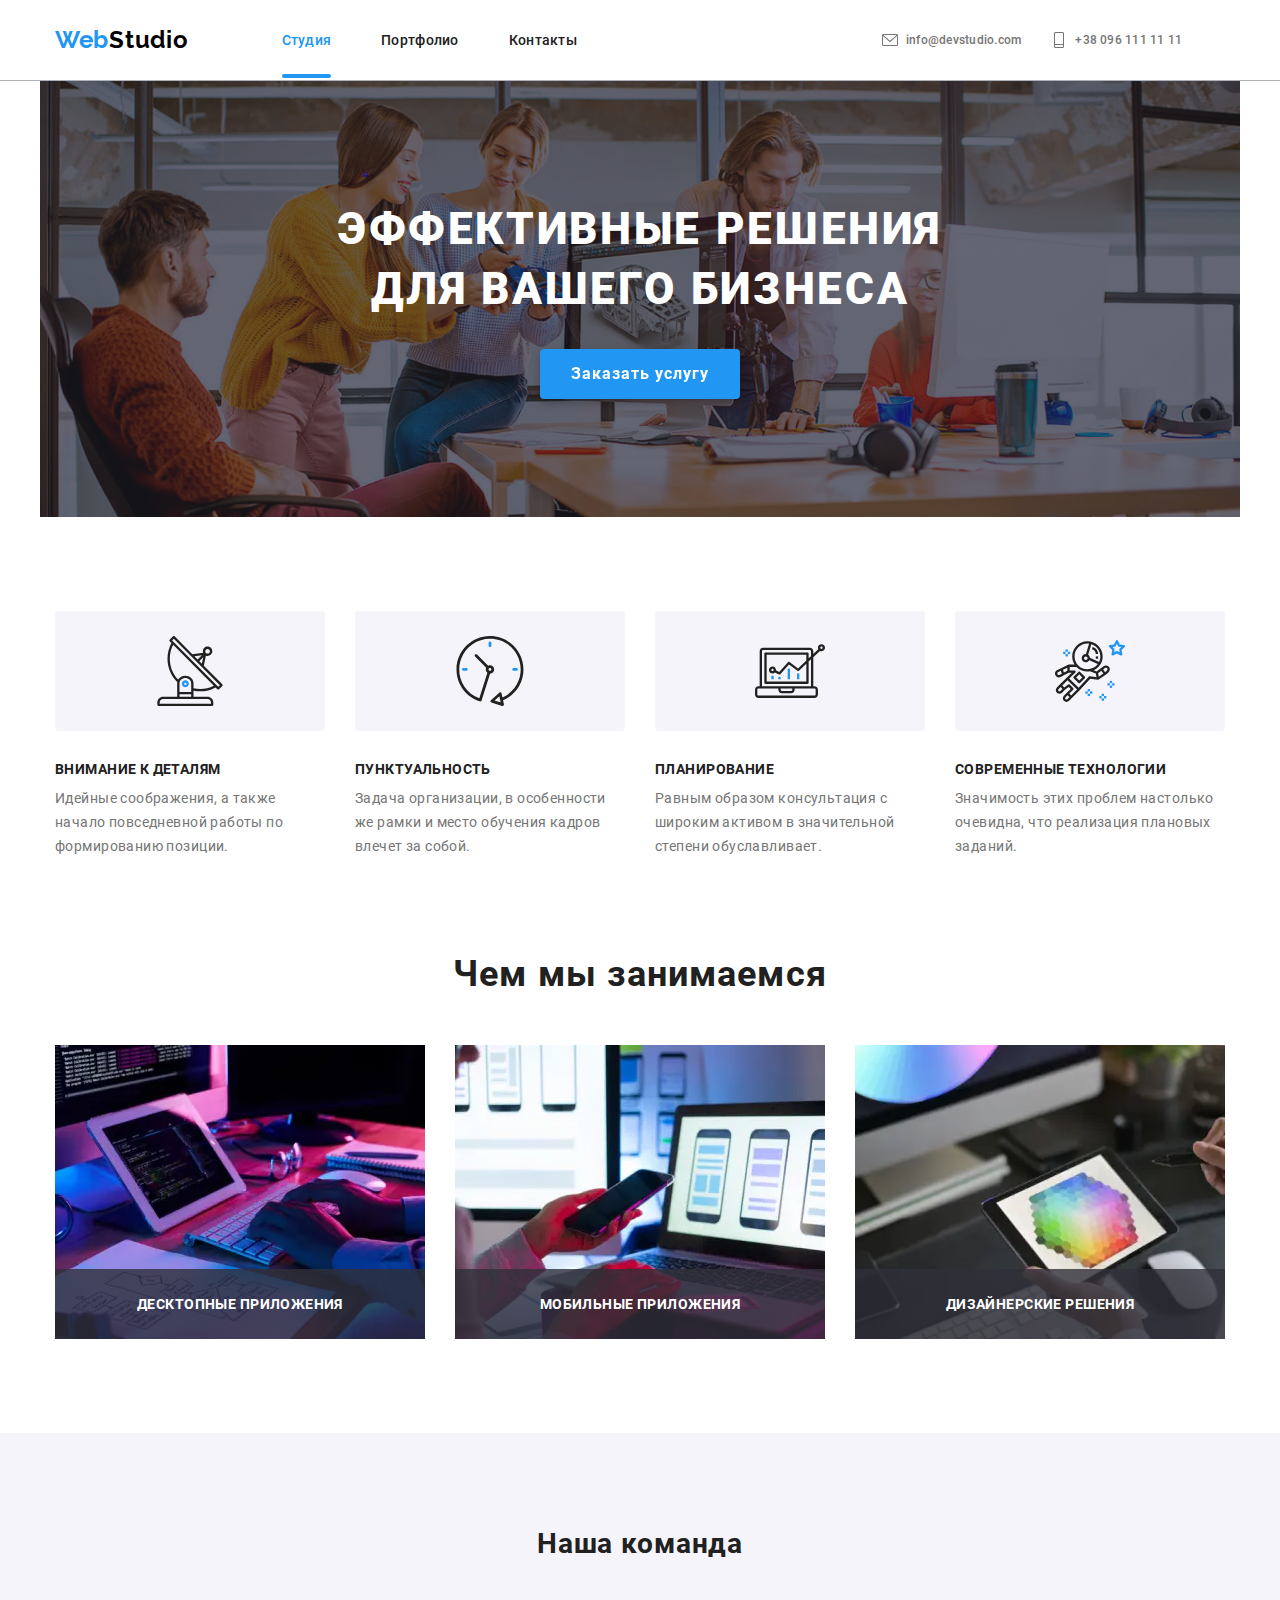
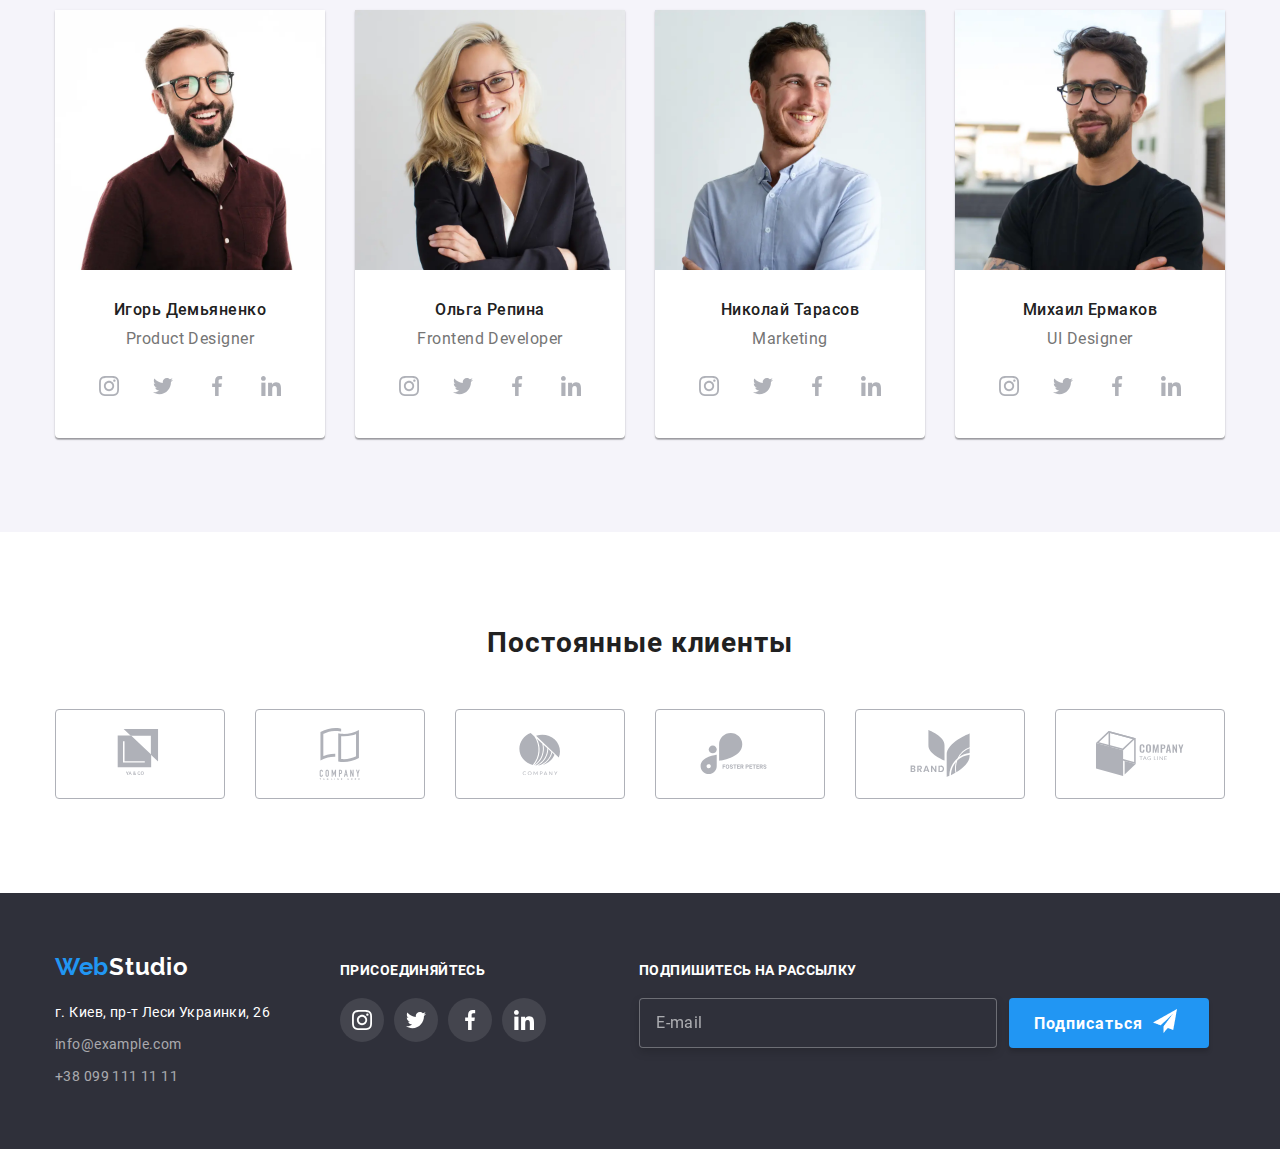
<file: index.html>
<!DOCTYPE html>
<html lang="ru">
<head>
    <meta charset="UTF-8">
    <meta name="description" content="Изучение основ HTML5 для новичков" />
    <meta name="viewport" content="width=device-width, initial-scale=1.0" />
    <link rel="stylesheet" href="https://cdnjs.cloudflare.com/ajax/libs/modern-normalize/1.0.0/modern-normalize.min.css">
    <link rel="stylesheet" href="./css/fonts.css">
    <link rel="stylesheet" href="https://cdnjs.cloudflare.com/ajax/libs/animate.css/4.1.1/animate.min.css" />
    <link rel="stylesheet" href="./css/main.min.css">
    <title>WebStudio</title>
    </head>
<body>
    <header class="header">
        <div class="container">
            <nav class="nav">
                <a href="./index.html" lang="en" class="logo"><span class="span-logo">Web</span>Studio</a>
                <button
                    type="button"
                    class="burger-btn"
                    data-menu-button
                    aria-expanded="true">
                        <svg class="burger" width="40" height="40" aria-label="Переключатель мобильного меню">
                            <use class="icon-menu" href="./images/sprite.svg#menu"></use>
                            <use class="icon-cross" href="./images/sprite.svg#cross"></use>
                        </svg>
                </button>
                <div class="menu-container" data-menu>
                    <ul class="nav-list">
                        <li class="nav-list-item">
                            <a href="index.html" class="link-nav current">Студия</a>
                        </li>
                        <li class="nav-list-item">
                            <a href="portfolio.html" class="link-nav">Портфолио</a>
                        </li>
                        <li class="nav-list-item">
                            <a href="#contacts" class="link-nav">Контакты</a>
                        </li>
                    </ul>
                    <address class="address">
                        <ul class="list-address">
                            <li class="list-address-item">
                                            <a href="mailto:info@devstudio.com" class="address-link mail">
                                                <svg class="icon-add" width="16" height="20">
                                                    <use href="./images/sprite.svg#icon-envelope"></use>
                                                </svg>
                                                info@devstudio.com
                                            </a>
                                        </li>
                                        <li class="list-address-item">
                                            <a href="tel:+380961111111" class="address-link">
                                                <svg class="icon-add" width="16" height="20">
                                                    <use href="./images/sprite.svg#icon-vector"></use>
                                                </svg>
                                                +38 096 111 11 11
                                            </a>
                                        </li>
                                    </ul>
                    </address>
                </div>
            </nav>
        </div>
    </header>
    <main>
        <!--HERO-->
        <section class="hero">
        <div class="hero-box container">
            <h1 class="hero-title">Эффективные решения<br>для вашего бизнеса</h1>
            <button type="button" class="hero-btn" data-modal-open>Заказать услугу</button>
        </div>
        </section>
        <!--PRIORITY-->
        <section class="priority">
            <div class="container">
            <h2 class="visually-hidden">Приоритеты</h2>
            <ul class="priority-list">
                <li class="priority-list-item">
                    <div class="icon-prior">
                    <svg class="prior-item" width="70" height="70">
                        <use href="./images/sprite.svg#icon-antenna-1"></use>
                    </svg>
                    </div>
                    <h3 class="priority-title">Внимание к деталям</h3>
                    <p class="priority-discription">Идейные соображения, а также начало повседневной работы по формированию позиции.</p>
                </li>
                <li class="priority-list-item">
                    <div class="icon-prior">
                        <svg class="prior-item" width="70" height="70">
                            <use href="./images/sprite.svg#icon-clock-1"></use>
                        </svg>
                    </div>
                    <h3 class="priority-title">Пунктуальность</h3>
                    <p class="priority-discription">Задача организации, в особенности же рамки и место обучения кадров влечет за собой.</p>
                </li>
                <li class="priority-list-item">
                    <div class="icon-prior">
                        <svg class="prior-item" width="70" height="70">
                            <use href="./images/sprite.svg#icon-diagram-1"></use>
                        </svg>
                    </div>
                    <h3 class="priority-title">Планирование</h3>
                    <p class="priority-discription">Равным образом консультация с широким активом в значительной степени обуславливает.</p>
                </li>
                <li class="priority-list-item">
                    <div class="icon-prior">
                        <svg class="prior-item" width="70" height="70">
                            <use href="./images/sprite.svg#icon-astronaut-1"></use>
                        </svg>
                    </div>
                    <h3 class="priority-title">Современные технологии</h3>
                    <p class="priority-discription">Значимость этих проблем настолько очевидна, что реализация плановых заданий.</p>
                </li>
            </ul>
            </div>
        </section>
        <!--OUR WORK-->
        <section class="work">
            <h2 class="work-title container">Чем мы занимаемся</h2>
            <div class="container">
            <ul class="work-list">
                <li class="work-list-item">
                    <div class="work-thumb">
                        <picture>
                            <source media="(min-width: 1200px)" type="image/webp"
                            srcset="./images/work/work1.webp 1x, ./images/work/work1@2x.webp 2x">
                            <source media="(min-width: 1200px)" srcset="./images/work/work1.jpg 1x, ./images/work/work1@2x.jpg 2x">
                            <img class="work-img" src="./images/work/work1.jpg" alt="Печатает код" width="370" height="294">
                        </picture>
                        <p class="work-img-title">Десктопные приложения</p>
                    </div>
                </li>
                <li class="work-list-item">
                    <div class="work-thumb">
                        <picture>
                            <source media="(min-width: 1200px)" type="image/webp"
                                srcset="./images/work/work2.webp 1x, ./images/work/work2@2x.webp 2x">
                            <source media="(min-width: 1200px)" srcset="./images/work/work2.jpg 1x, ./images/work/work2@2x.jpg 2x">
                            <img class="work-img" src="./images/work/work2.jpg" alt="Печатает код" width="370" height="294">
                        </picture>
                        <p class="work-img-title">Мобильные приложения</p>
                    </div>
                </li>
                <li class="work-list-item">
                    <div class="work-thumb">
                        <picture>
                            <source media="(min-width: 1200px)" type="image/webp"
                                srcset="./images/work/work3.webp 1x, ./images/work/work3@2x.webp 2x">
                            <source media="(min-width: 1200px)" srcset="./images/work/work3.jpg 1x, ./images/work/work3@2x.jpg 2x">
                            <img class="work-img" src="./images/work/work3.jpg" alt="Печатает код" width="370" height="294">
                        </picture>
                        <p class="work-img-title">Дизайнерские решения</p>
                    </div>
                </li>
            </ul>
            </div>
        </section>
        <!--TEAM-->
        <section class="team">
            <div class="team-container container">
            <h2 class="team-title">Наша команда</h2>
            <ul class="team-list">
                <li class="team-list-item">
                    <picture>
                        <source media="(min-width: 1200px)" type="image/webp"
                            srcset="./images/team/team1.webp 1x, ./images/team/team1@2x.webp 2x">
                        <source media="(min-width: 1200px)" srcset="./images/team/team1.jpg 1x, ./images/team/team1@2x.jpg 2x">
                        <source media="(min-width: 768px)" type="image/webp"
                            srcset="./images/team/team-tablet1.webp 1x, ./images/team/team-tablet1@2x.webp 2x">
                        <source media="(min-width: 768px)" srcset="./images/team/team-tablet1.jpg 1x, ./images/team/team-tablet1@2x.jpg 2x">
                        <source media="(min-width: 320px)" type="image/webp"
                            srcset="./images/team/team-mobile1.webp 1x, ./images/team/team-mobile1@2x.webp 2x">
                        <source media="(min-width: 320px)" srcset="./images/team/team-mobile1.jpg 1x, ./images/team/team-mobile1@2x.jpg 2x">
                        <img src="./images/team/team-mobile1.jpg" alt="Специалист команды">
                    </picture>
                    <div class="team-contant">
                        <h3 class="team-list-title">Игорь Демьяненко</h3>
                        <p lang="en" class="team-discription">Product Designer</p>
                        <ul class="social-links">
                            <li class="social-link-item">
                                <a href="#" class="social-link">
                                    <svg class="social-icon">
                                        <use href="./images/sprite.svg#instagram"></use>
                                    </svg>
                                </a>
                            </li>
                            <li class="social-link-item">
                                <a href="#" class="social-link">
                                    <svg class="social-icon">
                                        <use href="./images/sprite.svg#twitter"></use>
                                    </svg>
                                </a>
                            </li>
                            <li class="social-link-item">
                                <a href="#" class="social-link">
                                    <svg class="social-icon">
                                        <use href="./images/sprite.svg#facebook"></use>
                                    </svg>
                                </a>
                            </li>
                            <li class="social-link-item">
                                <a href="#" class="social-link">
                                    <svg class="social-icon">
                                        <use href="./images/sprite.svg#linkedin"></use>
                                    </svg>
                                </a>
                            </li>
                        </ul>
                    </div>
                </li>

                <li class="team-list-item">
                        <picture>
                            <source media="(min-width: 1200px)" type="image/webp"
                                srcset="./images/team/team2.webp 1x, ./images/team/team2@2x.webp 2x">
                            <source media="(min-width: 1200px)" srcset="./images/team/team2.jpg 1x, ./images/team/team2@2x.jpg 2x">
                            <source media="(min-width: 768px)" type="image/webp"
                                srcset="./images/team/team-tablet2.webp 1x, ./images/team/team-tablet2@2x.webp 2x">
                            <source media="(min-width: 768px)" srcset="./images/team/team-tablet2.jpg 1x, ./images/team/team-tablet2@2x.jpg 2x">
                            <source media="(min-width: 320px)" type="image/webp"
                                srcset="./images/team/team-mobile2.webp 1x, ./images/team/team-mobile2@2x.webp 2x">
                            <source media="(min-width: 320px)" srcset="./images/team/team-mobile2.jpg 1x, ./images/team/team-mobile2@2x.jpg 2x">
                            <img src="./images/team/team-mobile2.jpg" alt="Специалист команды">
                        </picture>
                    <div class="team-contant">
                        <h3 class="team-list-title">Ольга Репина</h3>
                        <p lang="en" class="team-discription">Frontend Developer</p>
                        <ul class="social-links">
                            <li class="social-link-item">
                                <a href="#" class="social-link">
                                    <svg class="social-icon">
                                        <use href="./images/sprite.svg#instagram"></use>
                                    </svg>
                                </a>
                            </li>
                            <li class="social-link-item">
                                <a href="#" class="social-link">
                                    <svg class="social-icon">
                                        <use href="./images/sprite.svg#twitter"></use>
                                    </svg>
                                </a>
                            </li>
                            <li class="social-link-item">
                                <a href="#" class="social-link">
                                    <svg class="social-icon">
                                        <use href="./images/sprite.svg#facebook"></use>
                                    </svg>
                                </a>
                            </li>
                            <li class="social-link-item">
                                <a href="#" class="social-link">
                                    <svg class="social-icon">
                                        <use href="./images/sprite.svg#linkedin"></use>
                                    </svg>
                                </a>
                            </li>
                        </ul>
                    </div>
                </li>

                <li class="team-list-item">
                        <picture>
                            <source media="(min-width: 1200px)" type="image/webp"
                                srcset="./images/team/team3.webp 1x, ./images/team/team3@2x.webp 2x">
                            <source media="(min-width: 1200px)" srcset="./images/team/team3.jpg 1x, ./images/team/team3@2x.jpg 2x">
                            <source media="(min-width: 768px)" type="image/webp"
                                srcset="./images/team/team-tablet3.webp 1x, ./images/team/team-tablet3@2x.webp 2x">
                            <source media="(min-width: 768px)" srcset="./images/team/team-tablet3.jpg 1x, ./images/team/team-tablet3@2x.jpg 2x">
                            <source media="(min-width: 320px)" type="image/webp"
                                srcset="./images/team/team-mobile3.webp 1x, ./images/team/team-mobile3@2x.webp 2x">
                            <source media="(min-width: 320px)" srcset="./images/team/team-mobile3.jpg 1x, ./images/team/team-mobile3@2x.jpg 2x">
                            <img src="./images/team/team-mobile3.jpg" alt="Специалист команды">
                        </picture>
                    <div class="team-contant">
                        <h3 class="team-list-title">Николай Тарасов</h3>
                        <p lang="en" class="team-discription">Marketing</p>
                        <ul class="social-links">
                            <li class="social-link-item">
                                <a href="#" class="social-link">
                                    <svg class="social-icon">
                                        <use href="./images/sprite.svg#instagram"></use>
                                    </svg>
                                </a>
                            </li>
                            <li class="social-link-item">
                                <a href="#" class="social-link">
                                    <svg class="social-icon">
                                        <use href="./images/sprite.svg#twitter"></use>
                                    </svg>
                                </a>
                            </li>
                            <li class="social-link-item">
                                <a href="#" class="social-link">
                                    <svg class="social-icon">
                                        <use href="./images/sprite.svg#facebook"></use>
                                    </svg>
                                </a>
                            </li>
                            <li class="social-link-item">
                                <a href="#" class="social-link">
                                    <svg class="social-icon">
                                        <use href="./images/sprite.svg#linkedin"></use>
                                    </svg>
                                </a>
                            </li>
                        </ul>
                    </div>
                </li>

                <li class="team-list-item">
                        <picture>
                            <source media="(min-width: 1200px)" type="image/webp"
                                srcset="./images/team/team4.webp 1x, ./images/team/team4@2x.webp 2x">
                            <source media="(min-width: 1200px)" srcset="./images/team/team4.jpg 1x, ./images/team/team4@2x.jpg 2x">
                            <source media="(min-width: 768px)" type="image/webp"
                                srcset="./images/team/team-tablet4.webp 1x, ./images/team/team-tablet4@2x.webp 2x">
                            <source media="(min-width: 768px)" srcset="./images/team/team-tablet4.jpg 1x, ./images/team/team-tablet4@2x.jpg 2x">
                            <source media="(min-width: 320px)" type="image/webp"
                                srcset="./images/team/team-mobile4.webp 1x, ./images/team/team-mobile4@2x.webp 2x">
                            <source media="(min-width: 320px)" srcset="./images/team/team-mobile4.jpg 1x, ./images/team/team-mobile4@2x.jpg 2x">
                            <img src="./images/team/team-mobile4.jpg" alt="Специалист команды">
                        </picture>
                    <div class="team-contant">
                        <h3 class="team-list-title">Михаил Ермаков</h3>
                        <p lang="en" class="team-discription">UI Designer</p>
                        <ul class="social-links">
                            <li class="social-link-item">
                                <a href="#" class="social-link">
                                    <svg class="social-icon">
                                        <use href="./images/sprite.svg#instagram"></use>
                                    </svg>
                                </a>
                            </li>
                            <li class="social-link-item">
                                <a href="#" class="social-link">
                                    <svg class="social-icon">
                                        <use href="./images/sprite.svg#twitter"></use>
                                    </svg>
                                </a>
                            </li>
                            <li class="social-link-item">
                                <a href="#" class="social-link">
                                    <svg class="social-icon">
                                        <use href="./images/sprite.svg#facebook"></use>
                                    </svg>
                                </a>
                            </li>
                            <li class="social-link-item">
                                <a href="#" class="social-link">
                                    <svg class="social-icon">
                                        <use href="./images/sprite.svg#linkedin"></use>
                                    </svg>
                                </a>
                            </li>
                        </ul>
                    </div>
                </li>
            </ul>
            </div>
        </section>
        <!--CLIENTS-->
        <section class="clients">
            <h2 class="clients-title container">Постоянные клиенты</h2>
            <div class="container">
                <ul class="clients-list">
                    <li class="clients-list-item">
                        <a href="#" class="clients-link">
                            <svg class="clients-icon" wight="44.27" height="49.23">
                                <use href="./images/sprite.svg#client-logo-1"></use>
                            </svg>
                        </a>
                    </li>
                    <li class="clients-list-item">
                        <a href="#" class="clients-link">
                            <svg class="clients-icon" wight="40" height="52">
                                <use href="./images/sprite.svg#client-logo-2"></use>
                            </svg>
                        </a>
                    </li>
                    <li class="clients-list-item">
                        <a href="#" class="clients-link">
                            <svg class="clients-icon" wight="41" height="42.6">
                                <use href="./images/sprite.svg#client-logo-3"></use>
                            </svg>
                        </a>
                    </li>
                    <li class="clients-list-item">
                        <a href="#" class="clients-link">
                            <svg class="clients-icon" wight="79.66" height="42.02">
                                <use href="./images/sprite.svg#client-logo-4"></use>
                            </svg>
                        </a>
                    </li>
                    <li class="clients-list-item">
                        <a href="#" class="clients-link">
                            <svg class="clients-icon" wight="59" height="47">
                                <use href="./images/sprite.svg#client-logo-5"></use>
                            </svg>
                        </a>
                    </li>
                    <li class="clients-list-item">
                        <a href="#" class="clients-link">
                            <svg class="clients-icon" wight="88.48" height="45.44">
                                <use href="./images/sprite.svg#client-logo-6"></use>
                            </svg>
                        </a>
                    </li>
                </ul>
            </div>
        </section>
    </main>

    <footer id="contacts" class="footer">
        <div class="footer-box container">
            <div class="tablet">
            <div class="address-box">
            <a href="./index.html" lang="en" class="logo logo-dark"><span class="span-logo">Web</span>Studio</a>
            <address class="address">
                <ul class="footer-list">
                    <li class="footer-list-item">
                        <a href="https://goo.gl/maps/wBqnjVuJjJqZoF6Z9" target="_blank" rel="noreferrer noopener" class="footer-addres-link map">г. Киев, пр-т Леси Украинки, 26</a>
                    </li>
                    <li class="footer-list-item">
                        <a href="mailto:info@example.com" class="footer-addres-link">info@example.com</a>
                    </li>
                    <li class="footer-list-item">
                        <a href="tel:+380961111111" class="footer-addres-link">+38 099 111 11 11</a>
                    </li>
                </ul>
            </address>
            </div>
            <div class="social-box">
                <p class="footer-title">присоединяйтесь</p>
                <ul class="social-links">
                    <li class="social-link-item">
                        <a href="#" class="social-link darklink">
                            <svg class="social-icon dark">
                                <use href="./images/sprite.svg#instagram"></use>
                            </svg>
                        </a>
                    </li>
                    <li class="social-link-item">
                        <a href="#" class="social-link darklink">
                            <svg class="social-icon dark">
                                <use href="./images/sprite.svg#twitter"></use>
                            </svg>
                        </a>
                    </li>
                    <li class="social-link-item">
                        <a href="#" class="social-link darklink">
                            <svg class="social-icon dark">
                                <use href="./images/sprite.svg#facebook"></use>
                            </svg>
                        </a>
                    </li>
                    <li class="social-link-item">
                        <a href="#" class="social-link darklink">
                            <svg class="social-icon dark">
                                <use href="./images/sprite.svg#linkedin"></use>
                            </svg>
                        </a>
                    </li>
                </ul>
            </div>
            </div>
            <div class="footer-form">
                <p class="footer-form-title">Подпишитесь на рассылку</p>
                <form action="#" class="footer-modal-form">
                    <input type="email" name="user-mail" placeholder="E-mail" class="footer-modal-text">
                    <button type="submit" class="footer-modal-btn">Подписаться<span class="modal-btn-img"></span></button>
                </form>
            </div>
        </div>
    </footer>




    <div class="backdrop is-hidden" data-modal>
        <div class="modal">
            <button type="button" class="close-btn" data-modal-close>
                <svg class="close">
                    <use href="./images/sprite.svg#close"></use>
                </svg>
            </button>
            <form class="modal-form">
                <p class="modal-title">Оставьте свои данные, мы вам перезвоним</p>
                <div class="form-box">
                    <label for="name" class="modal-field">Имя</label>
                        <input type="text" name="name" id="name" class="modal-text">
                    <svg class="modal-img">
                        <use href="././images/sprite.svg#person"></use>
                    </svg>
                </div>
                <div class="form-box">
                    <label for="phone" class="modal-field">Телефон</label>
                        <input type="tel" name="phone" id="phone" class="modal-text">
                    <svg class="modal-img">
                        <use href="././images/sprite.svg#phone"></use>
                    </svg>
                </div>
                <div class="form-box">
                    <label for="mail" class="modal-field">Почта</label>
                        <input type="email" name="mail" id="mail" class="modal-text">
                    <svg class="modal-img">
                        <use href="././images/sprite.svg#email"></use>
                    </svg>
                </div>
                
                <label for="comment" class="modal-field textarea">
                    Коментарий
                    <textarea name="comment" id="comment" class="modal-text-field" placeholder="Введите текст"></textarea>
                </label>
                <label for="policy" class="modal-policy-text">
                    <input type="checkbox" name="policy" id="policy" value="accept-policy" class="modal-policy">
                    <span class="check-box"></span>
                    Соглашаюсь с рассылкой и принимаю&nbsp;<a href="#" class="policy-link">Условия договора</a>
                </label>
                <button type="submit" class="modal-form-btn">Отправить</button>
            </form>
        </div>
    </div>

    <script src="./js/modal.js"></script>
    <script src="./js/burger.js"></script>
</body>
</html>
</file>
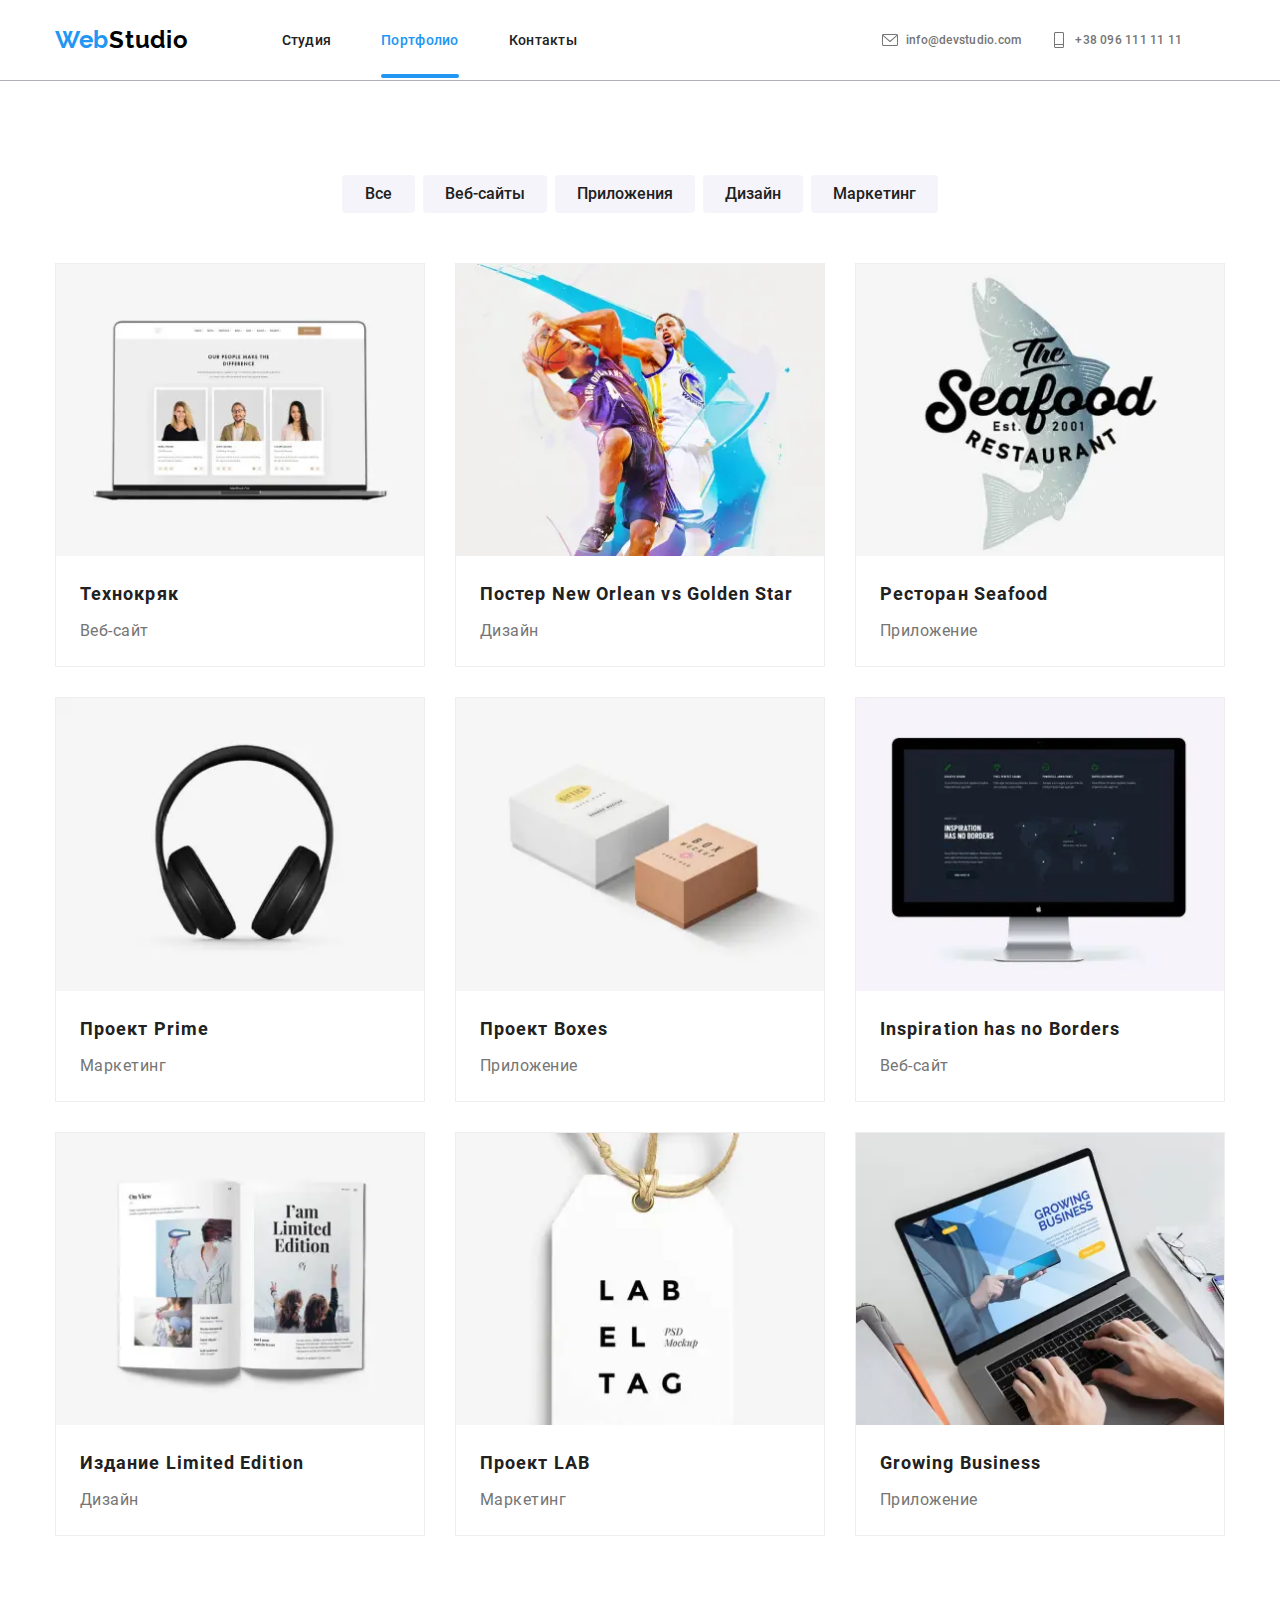
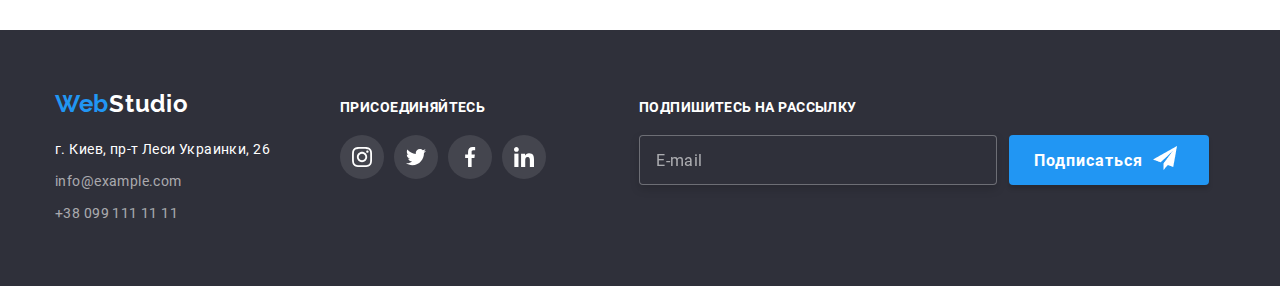
<file: portfolio.html>
<!DOCTYPE html>
<html lang="en">
<head>
    <meta charset="UTF-8">
    <meta name="viewport" content="width=device-width, initial-scale=1.0">
    <link rel="stylesheet" href="https://cdnjs.cloudflare.com/ajax/libs/modern-normalize/1.0.0/modern-normalize.min.css">
    <link rel="stylesheet" href="./css/fonts.css">
    <link rel="stylesheet" href="./css/main.min.css">
    <title>WebStudio</title>
</head>
<body>
    <header class="header">
        <div class="container">
            <nav class="nav">
                <a href="./index.html" lang="en" class="logo"><span class="span-logo">Web</span>Studio</a>
                <button
                type="button"
                class="burger-btn"
                data-menu-button
                aria-expanded="true">
                    <svg class="burger" width="40" height="40" aria-label="Переключатель мобильного меню">
                        <use class="icon-menu" href="./images/sprite.svg#menu"></use>
                        <use class="icon-cross" href="./images/sprite.svg#cross"></use>
                    </svg>
                </button>
                <div class="menu-container" data-menu>
                    <ul class="nav-list">
                        <li class="nav-list-item">
                            <a href="index.html" class="link-nav">Студия</a>
                        </li>
                        <li class="nav-list-item">
                            <a href="portfolio.html" class="link-nav current">Портфолио</a>
                        </li>
                        <li class="nav-list-item">
                            <a href="#contacts" class="link-nav">Контакты</a>
                        </li>
                    </ul>
                    <address class="address">
                        <ul class="list-address">
                            <li class="list-address-item">
                                <a href="mailto:info@devstudio.com" class="address-link">
                                    <svg class="icon-add" width="16" height="20">
                                        <use href="./images/sprite.svg#icon-envelope"></use>
                                    </svg>
                                    info@devstudio.com
                                </a>
                            </li>
                            <li class="list-address-item">
                                <a href="tel:+380961111111" class="address-link">
                                    <svg class="icon-add" width="16" height="20">
                                        <use href="./images/sprite.svg#icon-vector"></use>
                                    </svg>
                                    +38 096 111 11 11
                                </a>
                            </li>
                        </ul>
                    </address>
                </div>
            </nav>
        </div>
    </header>
    <main>
        <!--PORTFOLIO HERO-->
        <h1 class="visually-hidden">Заголовок</h1>
        <section class="portfolio">
            <div class="container">
            <ul class="portfolio-hero-list">
                <li class="portfolio-hero-list-item">
                    <button class="portfolio-btn" type="button">Все</button>
                </li>
                <li class="portfolio-hero-list-item">
                    <button class="portfolio-btn" type="button">Веб-сайты</button>
                </li>
                <li class="portfolio-hero-list-item">
                    <button class="portfolio-btn" type="button">Приложения</button>
                </li>
                <li class="portfolio-hero-list-item">
                    <button class="portfolio-btn" type="button">Дизайн</button>
                </li>
                <li class="portfolio-hero-list-item">
                    <button class="portfolio-btn" type="button">Маркетинг</button>
                </li>
            </ul>
            
            <!--PORTFOLIO-->

        <h2 class="visually-hidden">Портфолио</h2>
            <ul class="portfolio-list">
                <li class="portfolio-list-item">
                    <a href="#" class="port-list-link">
                            <div class="port-thumb">
                                <picture>
                                    <source media="(min-width: 1200px)" type="image/webp"
                                    srcset="./images/portfolio/portfolio-1.webp 1x, ./images/portfolio/portfolio-1@2x.webp 2x">
                                    <source media="(min-width: 1200px)" srcset="./images/portfolio/portfolio-1.jpg 1x, ./images/portfolio/portfolio-1@2x.jpg 2x">
                                    <source media="(min-width: 768px)" type="image/webp"
                                        srcset="./images/portfolio/portfolio-tablet-1.webp 1x, ./images/portfolio/portfolio-tablet-1@2x.webp 2x">
                                    <source media="(min-width: 768px)"
                                        srcset="./images/portfolio/portfolio-tablet-1.jpg 1x, ./images/portfolio/portfolio-tablet-1@2x.jpg 2x">
                                    <source media="(min-width: 320px)" type="image/webp"
                                        srcset="./images/portfolio/portfolio-mobile-1.webp 1x, ./images/portfolio/portfolio-mobile-1@2x.webp 2x">
                                    <source media="(min-width: 320px)"
                                        srcset="./images/portfolio/portfolio-mobile-1.jpg 1x, ./images/portfolio/portfolio-mobile-1@2x.jpg 2x">
                                <img class="portfolio-img" src="./images/portfolio/portfolio-mobile-1.jpg" alt="Веб-сайт">
                                </picture>
                                <p class="overlay">Технокряк это современная площадка распространения коронавируса. Компании используют эту платформу для цифрового шпионажа и атак на защищённые сервера конкурентов.</p>
                            </div>
                        <div class="port-content">
                            <h3 class="portfolio-title">Технокряк</h3>
                            <p class="portfolio-discription">Веб-сайт</p>
                        </div>
                    </a>
                </li>

                <li class="portfolio-list-item">
                    <a href="#" class="port-list-link">
                            <div class="port-thumb">
                                <picture>
                                    <source media="(min-width: 1200px)" type="image/webp"
                                        srcset="./images/portfolio/portfolio-2.webp 1x, ./images/portfolio/portfolio-2@2x.webp 2x">
                                    <source media="(min-width: 1200px)"
                                        srcset="./images/portfolio/portfolio-2.jpg 1x, ./images/portfolio/portfolio-2@2x.jpg 2x">
                                    <source media="(min-width: 768px)" type="image/webp"
                                        srcset="./images/portfolio/portfolio-tablet-2.webp 1x, ./images/portfolio/portfolio-tablet-2@2x.webp 2x">
                                    <source media="(min-width: 768px)"
                                        srcset="./images/portfolio/portfolio-tablet-2.jpg 1x, ./images/portfolio/portfolio-tablet-2@2x.jpg 2x">
                                    <source media="(min-width: 320px)" type="image/webp"
                                        srcset="./images/portfolio/portfolio-mobile-2.webp 1x, ./images/portfolio/portfolio-mobile-2@2x.webp 2x">
                                    <source media="(min-width: 320px)"
                                        srcset="./images/portfolio/portfolio-mobile-2.jpg 1x, ./images/portfolio/portfolio-mobile-2@2x.jpg 2x">
                                    <img class="portfolio-img" src="./images/portfolio/portfolio-mobile-2.jpg" alt="Веб-сайт">
                                </picture>
                                <p class="overlay">Технокряк это современная площадка распространения коронавируса. Компании используют эту платформу для цифрового шпионажа и атак на защищённые сервера конкурентов.</p>
                            </div>
                        <div class="port-content">
                            <h3 class="portfolio-title">Постер New Orlean vs Golden Star</h3>
                            <p class="portfolio-discription">Дизайн</p>
                        </div>
                    </a>
                </li>

                <li class="portfolio-list-item">
                    <a href="#" class="port-list-link">
                            <div class="port-thumb">
                                <picture>
                                    <source media="(min-width: 1200px)" type="image/webp"
                                        srcset="./images/portfolio/portfolio-3.webp 1x, ./images/portfolio/portfolio-3@2x.webp 2x">
                                    <source media="(min-width: 1200px)"
                                        srcset="./images/portfolio/portfolio-3.jpg 1x, ./images/portfolio/portfolio-3@2x.jpg 2x">
                                    <source media="(min-width: 768px)" type="image/webp"
                                        srcset="./images/portfolio/portfolio-tablet-3.webp 1x, ./images/portfolio/portfolio-tablet-3@2x.webp 2x">
                                    <source media="(min-width: 768px)"
                                        srcset="./images/portfolio/portfolio-tablet-3.jpg 1x, ./images/portfolio/portfolio-tablet-3@2x.jpg 2x">
                                    <source media="(min-width: 320px)" type="image/webp"
                                        srcset="./images/portfolio/portfolio-mobile-3.webp 1x, ./images/portfolio/portfolio-mobile-3@2x.webp 2x">
                                    <source media="(min-width: 320px)"
                                        srcset="./images/portfolio/portfolio-mobile-3.jpg 1x, ./images/portfolio/portfolio-mobile-3@2x.jpg 2x">
                                    <img class="portfolio-img" src="./images/portfolio/portfolio-mobile-3.jpg" alt="Веб-сайт">
                                </picture>
                                <p class="overlay">Технокряк это современная площадка распространения коронавируса. Компании используют эту платформу
                                    для цифрового шпионажа и атак на защищённые сервера конкурентов.</p>
                            </div>
                        <div class="port-content">
                            <h3 class="portfolio-title">Ресторан Seafood</h3>
                            <p class="portfolio-discription">Приложение</p>
                        </div>
                    </a>
                </li>

                <li class="portfolio-list-item">
                    <a href="#" class="port-list-link">
                            <div class="port-thumb">
                                <picture>
                                    <source media="(min-width: 1200px)" type="image/webp"
                                        srcset="./images/portfolio/portfolio-4.webp 1x, ./images/portfolio/portfolio-4@2x.webp 2x">
                                    <source media="(min-width: 1200px)"
                                        srcset="./images/portfolio/portfolio-4.jpg 1x, ./images/portfolio/portfolio-4@2x.jpg 2x">
                                    <source media="(min-width: 768px)" type="image/webp"
                                        srcset="./images/portfolio/portfolio-tablet-4.webp 1x, ./images/portfolio/portfolio-tablet-4@2x.webp 2x">
                                    <source media="(min-width: 768px)"
                                        srcset="./images/portfolio/portfolio-tablet-4.jpg 1x, ./images/portfolio/portfolio-tablet-4@2x.jpg 2x">
                                    <source media="(min-width: 320px)" type="image/webp"
                                        srcset="./images/portfolio/portfolio-mobile-4.webp 1x, ./images/portfolio/portfolio-mobile-4@2x.webp 2x">
                                    <source media="(min-width: 320px)"
                                        srcset="./images/portfolio/portfolio-mobile-4.jpg 1x, ./images/portfolio/portfolio-mobile-4@2x.jpg 2x">
                                    <img class="portfolio-img" src="./images/portfolio/portfolio-mobile-4.jpg" alt="Веб-сайт">
                                </picture>
                                <p class="overlay">Технокряк это современная площадка распространения коронавируса. Компании используют эту платформу
                                    для цифрового шпионажа и атак на защищённые сервера конкурентов.</p>
                            </div>
                        <div class="port-content">
                            <h3 class="portfolio-title">Проект Prime</h3>
                            <p class="portfolio-discription">Маркетинг</p>
                        </div>
                    </a>
                </li>

                <li class="portfolio-list-item">
                    <a href="#" class="port-list-link">
                            <div class="port-thumb">
                                <picture>
                                    <source media="(min-width: 1200px)" type="image/webp"
                                        srcset="./images/portfolio/portfolio-5.webp 1x, ./images/portfolio/portfolio-5@2x.webp 2x">
                                    <source media="(min-width: 1200px)"
                                        srcset="./images/portfolio/portfolio-5.jpg 1x, ./images/portfolio/portfolio-5@2x.jpg 2x">
                                    <source media="(min-width: 768px)" type="image/webp"
                                        srcset="./images/portfolio/portfolio-tablet-5.webp 1x, ./images/portfolio/portfolio-tablet-5@2x.webp 2x">
                                    <source media="(min-width: 768px)"
                                        srcset="./images/portfolio/portfolio-tablet-5.jpg 1x, ./images/portfolio/portfolio-tablet-5@2x.jpg 2x">
                                    <source media="(min-width: 320px)" type="image/webp"
                                        srcset="./images/portfolio/portfolio-mobile-5.webp 1x, ./images/portfolio/portfolio-mobile-5@2x.webp 2x">
                                    <source media="(min-width: 320px)"
                                        srcset="./images/portfolio/portfolio-mobile-5.jpg 1x, ./images/portfolio/portfolio-mobile-5@2x.jpg 2x">
                                    <img class="portfolio-img" src="./images/portfolio/portfolio-mobile-5.jpg" alt="Веб-сайт">
                                </picture>
                                <p class="overlay">Технокряк это современная площадка распространения коронавируса. Компании используют эту платформу
                                    для цифрового шпионажа и атак на защищённые сервера конкурентов.</p>
                            </div>
                        <div class="port-content">
                            <h3 class="portfolio-title">Проект Boxes</h3>
                            <p class="portfolio-discription">Приложение</p>
                        </div>
                    </a>
                </li>

                <li class="portfolio-list-item">
                    <a href="#" class="port-list-link">
                            <div class="port-thumb">
                                <picture>
                                    <source media="(min-width: 1200px)" type="image/webp"
                                        srcset="./images/portfolio/portfolio-6.webp 1x, ./images/portfolio/portfolio-6@2x.webp 2x">
                                    <source media="(min-width: 1200px)"
                                        srcset="./images/portfolio/portfolio-6.jpg 1x, ./images/portfolio/portfolio-6@2x.jpg 2x">
                                    <source media="(min-width: 768px)" type="image/webp"
                                        srcset="./images/portfolio/portfolio-tablet-6.webp 1x, ./images/portfolio/portfolio-tablet-6@2x.webp 2x">
                                    <source media="(min-width: 768px)"
                                        srcset="./images/portfolio/portfolio-tablet-6.jpg 1x, ./images/portfolio/portfolio-tablet-6@2x.jpg 2x">
                                    <source media="(min-width: 320px)" type="image/webp"
                                        srcset="./images/portfolio/portfolio-mobile-6.webp 1x, ./images/portfolio/portfolio-mobile-6@2x.webp 2x">
                                    <source media="(min-width: 320px)"
                                        srcset="./images/portfolio/portfolio-mobile-6.jpg 1x, ./images/portfolio/portfolio-mobile-6@2x.jpg 2x">
                                    <img class="portfolio-img" src="./images/portfolio/portfolio-mobile-6.jpg" alt="Веб-сайт">
                                </picture>
                                <p class="overlay">Технокряк это современная площадка распространения коронавируса. Компании используют эту платформу
                                    для цифрового шпионажа и атак на защищённые сервера конкурентов.</p>
                            </div>
                        <div class="port-content">
                            <h3 class="portfolio-title">Inspiration has no Borders</h3>
                            <p class="portfolio-discription">Веб-сайт</p>
                        </div>
                    </a>
                </li>

                <li class="portfolio-list-item">
                    <a href="#" class="port-list-link">
                            <div class="port-thumb">
                                <picture>
                                    <source media="(min-width: 1200px)" type="image/webp"
                                        srcset="./images/portfolio/portfolio-7.webp 1x, ./images/portfolio/portfolio-7@2x.webp 2x">
                                    <source media="(min-width: 1200px)"
                                        srcset="./images/portfolio/portfolio-7.jpg 1x, ./images/portfolio/portfolio-7@2x.jpg 2x">
                                    <source media="(min-width: 768px)" type="image/webp"
                                        srcset="./images/portfolio/portfolio-tablet-7.webp 1x, ./images/portfolio/portfolio-tablet-7@2x.webp 2x">
                                    <source media="(min-width: 768px)"
                                        srcset="./images/portfolio/portfolio-tablet-7.jpg 1x, ./images/portfolio/portfolio-tablet-7@2x.jpg 2x">
                                    <source media="(min-width: 320px)" type="image/webp"
                                        srcset="./images/portfolio/portfolio-mobile-7.webp 1x, ./images/portfolio/portfolio-mobile-7@2x.webp 2x">
                                    <source media="(min-width: 320px)"
                                        srcset="./images/portfolio/portfolio-mobile-7.jpg 1x, ./images/portfolio/portfolio-mobile-7@2x.jpg 2x">
                                    <img class="portfolio-img" src="./images/portfolio/portfolio-mobile-7.jpg" alt="Веб-сайт">
                                </picture>
                                <p class="overlay">Технокряк это современная площадка распространения коронавируса. Компании используют эту платформу
                                    для цифрового шпионажа и атак на защищённые сервера конкурентов.</p>
                            </div>
                        <div class="port-content">
                            <h3 class="portfolio-title">Издание Limited Edition</h3>
                            <p class="portfolio-discription">Дизайн</p>
                        </div>
                    </a>
                </li>

                <li class="portfolio-list-item">
                    <a href="#" class="port-list-link">
                            <div class="port-thumb">
                                <picture>
                                    <source media="(min-width: 1200px)" type="image/webp"
                                        srcset="./images/portfolio/portfolio-8.webp 1x, ./images/portfolio/portfolio-8@2x.webp 2x">
                                    <source media="(min-width: 1200px)"
                                        srcset="./images/portfolio/portfolio-8.jpg 1x, ./images/portfolio/portfolio-8@2x.jpg 2x">
                                    <source media="(min-width: 768px)" type="image/webp"
                                        srcset="./images/portfolio/portfolio-tablet-8.webp 1x, ./images/portfolio/portfolio-tablet-8@2x.webp 2x">
                                    <source media="(min-width: 768px)"
                                        srcset="./images/portfolio/portfolio-tablet-8.jpg 1x, ./images/portfolio/portfolio-tablet-8@2x.jpg 2x">
                                    <source media="(min-width: 320px)" type="image/webp"
                                        srcset="./images/portfolio/portfolio-mobile-8.webp 1x, ./images/portfolio/portfolio-mobile-8@2x.webp 2x">
                                    <source media="(min-width: 320px)"
                                        srcset="./images/portfolio/portfolio-mobile-8.jpg 1x, ./images/portfolio/portfolio-mobile-8@2x.jpg 2x">
                                    <img class="portfolio-img" src="./images/portfolio/portfolio-mobile-8.jpg" alt="Веб-сайт">
                                </picture>
                                <p class="overlay">Технокряк это современная площадка распространения коронавируса. Компании используют эту платформу
                                    для цифрового шпионажа и атак на защищённые сервера конкурентов.</p>
                            </div>
                        <div class="port-content">
                            <h3 class="portfolio-title">Проект LAB</h3>
                            <p class="portfolio-discription">Маркетинг</p>
                        </div>
                    </a>
                </li>

                <li class="portfolio-list-item">
                    <a href="#" class="port-list-link">
                            <div class="port-thumb">
                                <picture>
                                <source media="(min-width: 1200px)" type="image/webp"
                                    srcset="./images/portfolio/portfolio-9.webp 1x, ./images/portfolio/portfolio-9@2x.webp 2x">
                                <source media="(min-width: 1200px)"
                                    srcset="./images/portfolio/portfolio-9.jpg 1x, ./images/portfolio/portfolio-9@2x.jpg 2x">
                                <source media="(min-width: 768px)" type="image/webp"
                                    srcset="./images/portfolio/portfolio-tablet-9.webp 1x, ./images/portfolio/portfolio-tablet-9@2x.webp 2x">
                                <source media="(min-width: 768px)"
                                    srcset="./images/portfolio/portfolio-tablet-9.jpg 1x, ./images/portfolio/portfolio-tablet-9@2x.jpg 2x">
                                <source media="(min-width: 320px)" type="image/webp"
                                    srcset="./images/portfolio/portfolio-mobile-9.webp 1x, ./images/portfolio/portfolio-mobile-9@2x.webp 2x">
                                <source media="(min-width: 320px)"
                                    srcset="./images/portfolio/portfolio-mobile-9.jpg 1x, ./images/portfolio/portfolio-mobile-9@2x.jpg 2x">
                                <img class="portfolio-img" src="./images/portfolio/portfolio-mobile-9.jpg" alt="Веб-сайт">
                                </picture>
                                <p class="overlay">Технокряк это современная площадка распространения коронавируса. Компании используют эту платформу
                                    для цифрового шпионажа и атак на защищённые сервера конкурентов.</p>
                            </div>
                        <div class="port-content">
                            <h3 class="portfolio-title">Growing Business</h3>
                            <p class="portfolio-discription">Приложение</p>
                        </div>
                    </a>
                </li>
            </ul>
        </div>
        </section>
    </main>
    <footer id="contacts" class="footer">
        <div class="footer-box container">
            <div class="tablet">
                <div class="address-box">
                    <a href="./index.html" lang="en" class="logo logo-dark"><span class="span-logo">Web</span>Studio</a>
                    <address class="address">
                        <ul class="footer-list">
                            <li class="footer-list-item">
                                <a href="https://goo.gl/maps/wBqnjVuJjJqZoF6Z9" target="_blank" rel="noreferrer noopener"
                                    class="footer-addres-link map">г. Киев, пр-т Леси Украинки, 26</a>
                            </li>
                            <li class="footer-list-item">
                                <a href="mailto:info@example.com" class="footer-addres-link">info@example.com</a>
                            </li>
                            <li class="footer-list-item">
                                <a href="tel:+380961111111" class="footer-addres-link">+38 099 111 11 11</a>
                            </li>
                        </ul>
                    </address>
                </div>
                <div class="social-box">
                    <p class="footer-title">присоединяйтесь</p>
                    <ul class="social-links">
                        <li class="social-link-item">
                            <a href="#" class="social-link darklink">
                                <svg class="social-icon dark">
                                    <use href="./images/sprite.svg#instagram"></use>
                                </svg>
                            </a>
                        </li>
                        <li class="social-link-item">
                            <a href="#" class="social-link darklink">
                                <svg class="social-icon dark">
                                    <use href="./images/sprite.svg#twitter"></use>
                                </svg>
                            </a>
                        </li>
                        <li class="social-link-item">
                            <a href="#" class="social-link darklink">
                                <svg class="social-icon dark">
                                    <use href="./images/sprite.svg#facebook"></use>
                                </svg>
                            </a>
                        </li>
                        <li class="social-link-item">
                            <a href="#" class="social-link darklink">
                                <svg class="social-icon dark">
                                    <use href="./images/sprite.svg#linkedin"></use>
                                </svg>
                            </a>
                        </li>
                    </ul>
                </div>
            </div>
            <div class="footer-form">
                <p class="footer-form-title">Подпишитесь на рассылку</p>
                <form action="#" class="footer-modal-form">
                    <input type="email" name="user-mail" placeholder="E-mail" class="footer-modal-text">
                    <button type="submit" class="footer-modal-btn">Подписаться<span class="modal-btn-img"></span></button>
                </form>
            </div>
        </div>
    </footer>

    <script src="./js/burger.js"></script>
</body>
</html>
</file>
<file: css/fonts.css>
@font-face {
  font-family: 'Roboto';
  src: url('../fonts/Roboto-Bold.woff2') format('woff2'),
    url('../fonts/Roboto-Bold.woff') format('woff');
  font-weight: 700;
  font-style: normal;
}

@font-face {
  font-family: 'Roboto';
  src: url('../fonts/Roboto-Regular.woff2') format('woff2'),
    url('../fonts/Roboto-Regular.woff') format('woff');
  font-weight: 400;
  font-style: normal;
}

@font-face {
  font-family: 'Roboto';
  src: url('../fonts/Roboto-Black.woff2') format('woff2'),
    url('../fonts/Roboto-Black.woff') format('woff');
  font-weight: 900;
  font-style: normal;
}

@font-face {
  font-family: 'Roboto';
  src: url('../fonts/Roboto-Medium.woff2') format('woff2'),
    url('../fonts/Roboto-Medium.woff') format('woff');
  font-weight: 500;
  font-style: normal;
}

@font-face {
  font-family: 'Raleway';
  src: url('../fonts/Raleway-Bold.woff2') format('woff2'),
    url('../fonts/Raleway-Bold.woff') format('woff');
  font-weight: bold;
  font-style: normal;
}
</file>
<file: css/main.min.css>
:root{--font-family: Roboto, sans-serif;--hover-color: #2196f3;--special-black-color: #212121;--margin-card: 30px;--icon-color: #afb1b8}.visually-hidden{position:absolute;width:1px;height:1px;margin:-1px;padding:0;overflow:hidden;border:0;clip:rect(0 0 0 0)}h1,h2,h3,h4,h5,h6,p{margin:0}ul,ol{margin:0;padding:0}img{display:block;max-width:100%;height:auto}a{text-decoration:none}ul{list-style:none;padding:0}address{font-style:normal}.container{width:100%;padding:0 15px}@media screen and (min-width: 480px){.container{max-width:480px;margin:0 auto}}@media screen and (min-width: 768px){.container{max-width:768px}}@media screen and (min-width: 1200px){.container{max-width:1200px}}.header{border-bottom:1px solid #afb1b8}@media screen and (max-width: 767px){.header{position:relative;padding-top:16px;padding-bottom:16px}.burger-btn{display:inline-flex;margin:0;padding:0;border:none;background:transparent}.burger-btn .icon-cross{display:none}.burger-btn.is-open .icon-cross{display:block}.burger-btn.is-open .icon-menu{display:none}.menu-container{display:none;position:absolute;padding-top:60px;padding-bottom:60px;top:101%;left:0;width:100%;background-color:#ffffff;z-index:100;text-align:center}.menu-container.is-open{display:block}.nav-list{margin-bottom:60px}.nav-list-item:not(:last-child){margin-bottom:40px}.list-address-item:not(:last-child){margin-bottom:16px}}.nav{display:flex;justify-content:space-between;align-items:center}.logo{font-family:Raleway, sans-serif;font-style:normal;font-weight:700;font-size:24px;line-height:1.167;letter-spacing:0.03em;color:#000000}.logo-dark{color:#ffffff}.span-logo{font-family:Raleway, sans-serif;font-style:normal;font-weight:700;font-size:24px;line-height:1.167;letter-spacing:0.03em;color:var(--hover-color)}.link-nav{font-family:var(--font-family);font-style:normal;font-weight:500;font-size:18px;line-height:1.167;letter-spacing:0.02em;color:var(--special-black-color);position:relative;transition:color 250ms cubic-bezier(0.4, 0, 0.2, 1)}.current{color:var(--hover-color)}.current::after{content:'';position:absolute;left:0;bottom:-8px;display:block;width:100%;height:4px;background:var(--hover-color);border-radius:4px}.address-link{display:flex;justify-content:center;align-items:center;font-family:var(--font-family);font-style:normal;font-weight:500;font-size:14px;line-height:1.143;letter-spacing:0.02em;color:#757575}.icon-add{margin-right:10px;fill:currentColor}.icon-add:hover,.icon-add:focus{fill:var(--hover-color)}.link-nav:hover,.link-nav:focus,.address-link:hover,.address-link:focus,.footer-addres-link:hover,.footer-addres-link:focus,.map-link:hover,.map-link:focus{color:var(--hover-color)}@media screen and (min-width: 768px){.header{padding-top:26px;padding-bottom:26px}}@media screen and (min-width: 768px) and (max-width: 1199px){.list-address-item:not(:last-child){margin-bottom:10px}.address-link.mail{padding-left:2px}}@media screen and (min-width: 768px){.burger-btn{display:none}.header .container{display:flex;align-items:center}.nav,.nav-list,.menu-container{display:flex;align-items:center}.logo{margin-right:88px}.nav-list-item:not(:last-child){margin-right:50px}.link-nav{padding-bottom:33px;font-size:14px;line-height:1.143}.header .address{margin-left:84px}.address-link{font-size:12px;line-height:1.167}.icon-add{margin-right:8px}.list-address{display:flex;align-items:flex-start;flex-direction:column}}@media screen and (min-width: 1200px){.logo{margin-right:93px}.list-address{flex-direction:row}.address-link{display:flex;align-items:center;transition:color 250ms cubic-bezier(0.4, 0, 0.2, 1)}.link-nav{padding-bottom:22px}.list-address-item:not(:last-child){margin-right:30px}.header .address{margin-left:305px}}.hero-box{background-image:linear-gradient(rgba(47,48,58,0.4), rgba(47,48,58,0.4)),url(../images/hero/hero-bg-mobil.jpg);background-position:center;background-repeat:no-repeat;background-size:cover;padding:118px 0;margin-bottom:60px;text-align:center;display:block}.hero-title{margin-bottom:30px;font-family:var(--font-family);font-style:normal;font-weight:900;font-size:26px;line-height:1.615;text-align:center;letter-spacing:0.06em;text-transform:uppercase;color:#ffffff}.hero-btn{min-width:200px;min-height:50px;filter:drop-shadow(0px 4px 4px rgba(0,0,0,0.25));border:0px;padding:0px;cursor:pointer;background:var(--hover-color);font-family:var(--font-family);font-style:normal;font-weight:700;font-size:16px;line-height:1.875;align-items:center;text-align:center;letter-spacing:0.06em;border-radius:4px;color:#ffffff}@media screen and (min-device-pixel-ratio: 2) and (min-width: 320px), screen and (min-resolution: 192dpi) and (min-width: 320px), screen and (min-resolution: 2dppx) and (min-width: 320px){.hero-box{background-image:linear-gradient(rgba(47,48,58,0.4), rgba(47,48,58,0.4)),url(../images/hero/hero-bg-mobil@2x.jpg)}}@media screen and (min-width: 768px){.hero-box{background-image:linear-gradient(rgba(47,48,58,0.4), rgba(47,48,58,0.4)),url(../images/hero/hero-bg-tablet.jpg)}}@media screen and (min-device-pixel-ratio: 2) and (min-width: 768px), screen and (min-resolution: 192dpi) and (min-width: 768px), screen and (min-resolution: 2dppx) and (min-width: 768px){.hero-box{background-image:linear-gradient(rgba(47,48,58,0.4), rgba(47,48,58,0.4)),url(../images/hero/hero-bg-tablet@2x.jpg)}}@media screen and (min-width: 1200px){.hero-box{margin-bottom:0;background-image:linear-gradient(rgba(47,48,58,0.4), rgba(47,48,58,0.4)),url(../images/hero/hero-bg.jpg)}.hero-title{font-size:44px;line-height:1.364}}@media screen and (min-device-pixel-ratio: 2) and (min-width: 1200px), screen and (min-resolution: 192dpi) and (min-width: 1200px), screen and (min-resolution: 2dppx) and (min-width: 1200px){.hero-box{background-image:linear-gradient(rgba(47,48,58,0.4), rgba(47,48,58,0.4)),url(../images/hero/hero-bg@2x.jpg)}}@media screen and (min-width: 320px) and (max-width: 1199px){.priority{margin-bottom:60px}}.priority-list{display:block}.icon-prior{margin-bottom:30px;padding-top:25px;padding-bottom:25px;padding-left:190px;width:100%;height:120px;background:#f5f4fa;border-radius:4px}.priority-title{margin-bottom:10px;font-family:var(--font-family);font-style:normal;font-weight:700;font-size:14px;line-height:1.143;text-align:center;letter-spacing:0.03em;text-transform:uppercase;color:var(--special-black-color)}.priority-discription{font-family:var(--font-family);font-style:normal;font-weight:400;font-size:14px;line-height:1.714;letter-spacing:0.03em;color:#757575}@media screen and (min-width: 320px) and (max-width: 767px){.priority-list-item:not(:last-child){margin-bottom:30px}}@media screen and (min-width: 768px){.priority-list{display:flex;justify-content:center;flex-wrap:wrap;margin:-15px}.icon-prior{margin-bottom:30px;padding:25px 142px;height:120px;background:#f5f4fa;border-radius:4px}.priority-list-item{margin:15px;width:calc((100% - 30px * 2) / 2)}.priority-title{text-align:left}}@media screen and (min-width: 1200px){.priority{padding-top:94px;padding-bottom:94px}.priority-list{display:flex;margin:0}.priority-list-item{width:270px;margin:0}.priority-list-item:not(:last-child){margin-right:30px}.icon-prior{padding:25px 100px;width:270px;height:120px;background:#f5f4fa;border-radius:4px;margin-bottom:30px}}@media screen and (min-width: 320px) and (max-width: 1199px){.work{display:none}}@media screen and (min-width: 1200px){.work{padding-bottom:94px}.work-title,.team-title,.clients-title{font-family:var(--font-family);font-style:normal;font-weight:700;font-size:36px;line-height:1.167;text-align:center;letter-spacing:0.03em;color:var(--special-black-color)}.work-title{margin-bottom:50px}.work-list{display:flex;align-items:center;justify-content:center}.work-list-item:not(:last-child){margin-right:30px}.work-thumb{position:relative}.work-img-title{position:absolute;bottom:0;left:0;width:100%;height:70px;font-family:var(--font-family);font-style:normal;font-weight:bold;font-size:14px;line-height:16px;text-align:center;letter-spacing:0.03em;color:#ffffff;text-transform:uppercase;background:rgba(47,48,58,0.8);padding-top:27px;padding-bottom:27px}}.team{background:#f5f4fa;padding-top:60px;padding-bottom:60px}.team-title{text-align:center;font-family:var(--font-family);font-style:normal;font-weight:700;font-size:28px;line-height:1.179;text-align:center;letter-spacing:0.03em;color:#212121}.team-list-title{margin-bottom:10px;font-family:var(--font-family);font-style:normal;font-weight:500;font-size:16px;line-height:1.188;text-align:center;letter-spacing:0.03em;color:var(--special-black-color)}.team-contant{padding-top:30px;padding-bottom:30px}.team-discription{font-family:var(--font-family);font-style:normal;font-weight:400;font-size:16px;line-height:1.188;text-align:center;letter-spacing:0.03em;color:#757575;margin-bottom:16px}.social-links{display:flex;justify-content:center}.social-link-item:not(:last-child){margin-right:10px}.social-link{display:flex;justify-content:center;align-items:center;width:44px;height:44px;border-radius:50%;background-color:#fff;transition:background-color 250ms cubic-bezier(0.4, 0, 0.2, 1)}.social-link:hover,.social-link:focus{background-color:var(--hover-color)}.social-icon{width:20px;height:20px;fill:var(--icon-color);transition:fill 250ms cubic-bezier(0.4, 0, 0.2, 1)}.social-link:hover .social-icon,.social-link:focus .social-icon{fill:#ffffff}.team-list-item{box-shadow:0px 1px 3px rgba(0,0,0,0.12),0px 1px 1px rgba(0,0,0,0.14),0px 2px 1px rgba(0,0,0,0.2);border-radius:0px 0px 4px 4px;overflow:hidden;background-color:#fff}@media screen and (min-width: 320px) and (max-width: 767px){.team-list-item:not(:last-child){margin-bottom:30px}}@media screen and (min-width: 768px) and (max-width: 1199px){.team-list{display:flex;justify-content:center;flex-wrap:wrap;margin:-15px}.team-list-item{margin:15px;width:calc((100% - 2 * 30px) / 2)}}@media screen and (min-width: 1200px){.team{padding-top:94px;padding-bottom:94px}.team-title{margin-bottom:50px}.team-list{display:flex;justify-content:center;margin-left:calc(-1 * var(--margin-card))}.team-list-item{margin-left:var(--margin-card);flex-basis:calc(100% / 4 - var(--margin-card))}}.clients{padding-top:60px;padding-bottom:60px}.clients-title{margin-bottom:30px;font-family:var(--font-family);font-style:normal;font-weight:700;font-size:28px;line-height:1.179;text-align:center;letter-spacing:0.03em;color:#212121}.clients-list{display:flex;flex-wrap:wrap;justify-content:center}@media screen and (max-width: 1199px){.clients-list{margin:-15px}}@media screen and (max-width: 1199px){.clients-list-item{margin:15px;width:calc((100% - 2 * 30px) / 2)}}.clients-link{display:flex;justify-content:center;align-items:center;width:100%;height:90px;border:1px solid var(--icon-color);box-sizing:border-box;border-radius:4px;transition:border-color 250ms cubic-bezier(0.4, 0, 0.2, 1)}.clients-link:hover,.clients-link:focus{border-color:var(--hover-color)}.clients-icon{fill:var(--icon-color);transition:fill 250ms cubic-bezier(0.4, 0, 0.2, 1)}.clients-link:hover .clients-icon,.clients-link:focus .clients-icon{fill:var(--hover-color)}@media screen and (min-width: 768px) and (max-width: 1199px){.clients-list-item{width:calc((100% - 3 * 30px) / 3)}.clients-link{width:226px}}@media screen and (min-width: 1200px){.clients{padding-top:94px;padding-bottom:94px}.clients-title{margin-bottom:50px}.clients-list{display:flex;justify-content:center;margin-left:-30px}.clients-list-item{margin-left:30px}.clients-link{width:170px}}.footer{padding-top:60px;padding-bottom:60px;background:#2f303a}.footer-box{text-align:center}.logo-dark{display:inline-block;margin-right:0;margin-bottom:20px}.footer-addres-link{font-family:var(--font-family);font-style:normal;font-weight:400;font-size:14px;line-height:1.714;letter-spacing:0.03em;color:rgba(255,255,255,0.6);transition:color 250ms cubic-bezier(0.4, 0, 0.2, 1)}.map{color:#ffffff}.footer-list-item:not(:last-child){margin-bottom:8px}.address-box{margin-bottom:60px}.footer-title{margin-bottom:20px;font-family:var(--font-family);font-style:normal;font-weight:700;font-size:14px;line-height:1.143;letter-spacing:0.03em;text-transform:uppercase;color:#ffffff}.dark{fill:#fff}.darklink{background-color:rgba(255,255,255,0.1)}@media screen and (max-width: 767px){.social-box{margin-bottom:60px}}.footer-form-title{font-family:var(--font-family);font-style:normal;font-weight:700;font-size:14px;line-height:1.143;letter-spacing:0.03em;text-transform:uppercase;color:#ffffff;margin-bottom:20px}.footer-modal-text{margin-bottom:20px;padding:15px 16px;color:#ffffff;outline:none;width:100%;height:50px;border:1px solid rgba(255,255,255,0.3);box-sizing:border-box;filter:drop-shadow(0px 4px 4px rgba(0,0,0,0.15));border-radius:4px;background-color:#2f303a}.footer-modal-text:focus{border:1px solid #ffffff}.footer-modal-text::placeholder{font-family:var(--font-family);font-style:normal;font-weight:400;font-size:16px;line-height:1.25;letter-spacing:0.03em;color:rgba(255,255,255,0.6)}.footer-modal-btn{display:flex;margin:0 auto;font-weight:bold;font-family:var(--font-family);font-size:16px;line-height:1.88;text-align:center;letter-spacing:0.06em;color:#ffffff;background-color:var(--hover-color);box-shadow:0px 4px 4px rgba(0,0,0,0.15);border-radius:4px;border:1px solid transparent;padding:10px 24px;width:200px;height:50px;cursor:pointer}.modal-btn-img{display:inline-block;width:24px;height:24px;background-image:url("../images/modal/modal-icon.png");background-repeat:no-repeat;background-position:right center;margin-left:10px}@media screen and (min-width: 768px){.tablet{display:flex;align-items:baseline;justify-content:center}.address-box{margin-right:165px}.footer-modal-text{width:450px}}@media screen and (min-width: 1200px){.footer-box{display:flex;align-items:baseline;text-align:left}.footer-modal-text{width:358px;margin-right:12px}.tablet{align-items:baseline}.address-box{margin-right:70px;margin-bottom:0}.footer-modal-form{display:flex}.social-box{margin-right:93px}}.portfolio{padding-top:60px;padding-bottom:60px}.portfolio-hero-list{display:flex}@media screen and (min-width: 320px) and (max-width: 767px){.portfolio-hero-list{flex-wrap:wrap;margin-bottom:40px;margin-top:-15px}.portfolio-hero-list-item{margin-top:15px}}@media screen and (max-width: 1199px){.portfolio-list-item:not(:last-child){margin-bottom:30px}}.portfolio-hero-list-item:not(:last-child){margin-right:8px}.portfolio-btn{font-family:var(--font-family);font-style:normal;font-weight:500;font-size:16px;line-height:1.625;text-align:center;color:#ffffff;padding:6px 22px;border:0;min-width:73px;min-height:38px;background:#f5f4fa;border-radius:4px;color:var(--special-black-color);transition-property:background, box-shadow, border-radius, color;transition-duration:250ms;transition-timing-function:cubic-bezier(0.4, 0, 0.2, 1)}.portfolio-btn:hover,.portfolio-btn:focus{background:var(--hover-color);box-shadow:0px 3px 1px rgba(0,0,0,0.1),0px 1px 2px rgba(0,0,0,0.08),0px 2px 2px rgba(0,0,0,0.12);border-radius:4px;color:#ffffff}.portfolio-img{width:100%}.portfolio-list-item{border:1px solid #eeeeee;transition:box-shadow 250ms cubic-bezier(0.4, 0, 0.2, 1)}.portfolio-list-item:hover{box-shadow:0px 1px 1px rgba(0,0,0,0.12),0px 4px 4px rgba(0,0,0,0.06),1px 4px 6px rgba(0,0,0,0.16)}.port-list-link{display:block;transition:box-shadow 250ms cubic-bezier(0.4, 0, 0.2, 1)}.port-list-link:focus{box-shadow:0px 1px 1px rgba(0,0,0,0.12),0px 4px 4px rgba(0,0,0,0.06),1px 4px 6px rgba(0,0,0,0.16)}.port-content{padding-top:20px;padding-bottom:20px;padding-left:24px}.port-thumb{position:relative;overflow:hidden}.overlay{position:absolute;top:0;left:0;width:100%;height:100%;background:rgba(33,150,243,0.9);color:#ffffff;transform:translateY(100%);opacity:0;visibility:hidden;pointer-events:none;transition-property:opacity, visibility, pointer-event, transform;transition-duration:250ms;transition-timing-function:cubic-bezier(0.4, 0, 0.2, 1);display:flex;justify-content:center;align-items:center;padding-left:24px;padding-right:24px;font-family:var(--font-family);font-style:normal;font-weight:normal;font-size:18px;line-height:1.556;letter-spacing:0.03em}.port-list-link:focus .overlay,.port-list-link:hover .overlay{opacity:1;visibility:visible;pointer-events:auto;transform:translateY(0%)}.portfolio-title{font-family:var(--font-family);font-style:normal;font-weight:700;font-size:18px;line-height:2;letter-spacing:0.06em;color:var(--special-black-color);margin-bottom:4px}.portfolio-discription{font-family:var(--font-family);font-style:normal;font-weight:400;font-size:16px;line-height:1.875;letter-spacing:0.03em;color:#757575}@media screen and (min-width: 768px){.portfolio-list{display:flex;flex-wrap:wrap;margin-left:-15px;margin-top:-15px}}@media screen and (min-width: 768px) and (max-width: 1199px){.portfolio-list{margin-left:-15px;margin-top:-15px}}@media screen and (min-width: 768px){.portfolio-list-item{margin-left:15px;margin-top:15px}.portfolio-hero-list{justify-content:center;margin-bottom:30px}}@media screen and (min-width: 1200px){.portfolio{padding-top:94px;padding-bottom:94px}.portfolio-list{display:flex;flex-wrap:wrap;margin-left:calc(-1 * var(--margin-card));margin-top:calc(-1 * var(--margin-card))}.portfolio-list-item{width:370px;margin-left:var(--margin-card);margin-top:var(--margin-card)}.portfolio-hero-list{margin-bottom:50px}}@media screen and (min-width: 320px) and (max-width: 1199px){.modal{width:450px}.modal-policy-text{font-size:12px;line-height:1.167}}@media screen and (min-width: 1200px){.modal{width:528px}.modal-policy-text{font-size:14px;line-height:1.714}}.backdrop{position:fixed;top:0;left:0;width:100%;height:100%;background-color:rgba(0,0,0,0.2);opacity:1}.modal{position:absolute;top:50%;left:50%;transform:translate(-50%, -50%);transition:transform 400ms cubic-bezier(0.4, 0, 0.2, 1) 250ms;background-color:#ffffff;padding:40px}.backdrop.is-hidden .modal{transform:translate(-50%, -50%) scale(0);transition:transform 250ms cubic-bezier(0.4, 0, 0.2, 1) 250ms}.backdrop.is-hidden{opacity:0;pointer-events:none;transition:all 400ms cubic-bezier(0.4, 0, 0.2, 1) 250ms}.close-btn{position:absolute;top:8px;right:8px;display:flex;justify-content:center;align-items:center;width:30px;height:30px;background-color:#ffffff;border:1px solid rgba(0,0,0,0.1);border-radius:50%;padding:0}.close{width:18px;height:18px}.modal-title{font-family:var(--font-family);font-style:normal;font-weight:700;font-size:20px;line-height:1.15;text-align:center;letter-spacing:0.03em;color:#212121;margin-bottom:12px}.modal-form{display:flex;flex-direction:column}.form-box{position:relative;margin-bottom:10px}.modal-text{width:100%;height:40px;margin-top:4px;padding-left:35px;padding-top:11px;padding-bottom:11px;border:1px solid rgba(33,33,33,0.2);border-radius:4px;outline:none}.modal-text:focus,.modal-text:hover{border-color:var(--hover-color)}.modal-text-field{display:block;width:100%;height:120px;resize:none;border:1px solid rgba(33,33,33,0.2);border-radius:4px;margin-top:4px;padding:12px 16px;outline:none}.modal-text-field::placeholder{font-family:var(--font-family);font-style:normal;font-weight:400;font-size:12px;line-height:1.167;letter-spacing:0.01em;color:rgba(117,117,117,0.5)}.modal-text-field:hover,.modal-text-field:focus{border-color:var(--hover-color)}.modal-field{font-family:var(--font-family);font-style:normal;font-weight:400;font-size:12px;letter-spacing:0.01em;color:#757575}.textarea{margin-bottom:20px}.modal-policy-text{display:flex;align-items:center;justify-content:center;font-family:var(--font-family);font-style:normal;font-weight:400;letter-spacing:0.03em;color:#757575;margin-bottom:30px;text-align:center}.policy-link{color:#2196f3;text-decoration:underline}.modal-form-btn{width:200px;height:50px;border:0px;padding:0px;margin:auto;cursor:pointer;background:var(--hover-color);font-family:var(--font-family);font-style:normal;font-weight:700;font-size:16px;line-height:1.875;align-items:center;text-align:center;letter-spacing:0.06em;border-radius:4px;color:#ffffff;transition-property:box-shadow;transition-duration:250ms;transition-timing-function:cubic-bezier(0.4, 0, 0.2, 1)}.modal-form-btn:hover,.modal-form-btn:focus{box-shadow:0px 3px 1px rgba(0,0,0,0.1),0px 1px 2px rgba(0,0,0,0.08),0px 2px 2px rgba(0,0,0,0.12)}.modal-img{position:absolute;left:12px;bottom:11px;width:18px;height:18px}.modal-text:focus-within+.modal-img,.modal-text:hover+.modal-img{fill:var(--hover-color)}.modal-policy{appearance:none}.check-box{margin-right:9px;width:16px;height:16px;background-repeat:no-repeat;background-image:url(../images/modal/check-off.svg)}.modal-policy:checked+.check-box{background-image:url(../images/modal/check.svg)}
/*# sourceMappingURL=main.min.css.map */
</file>
